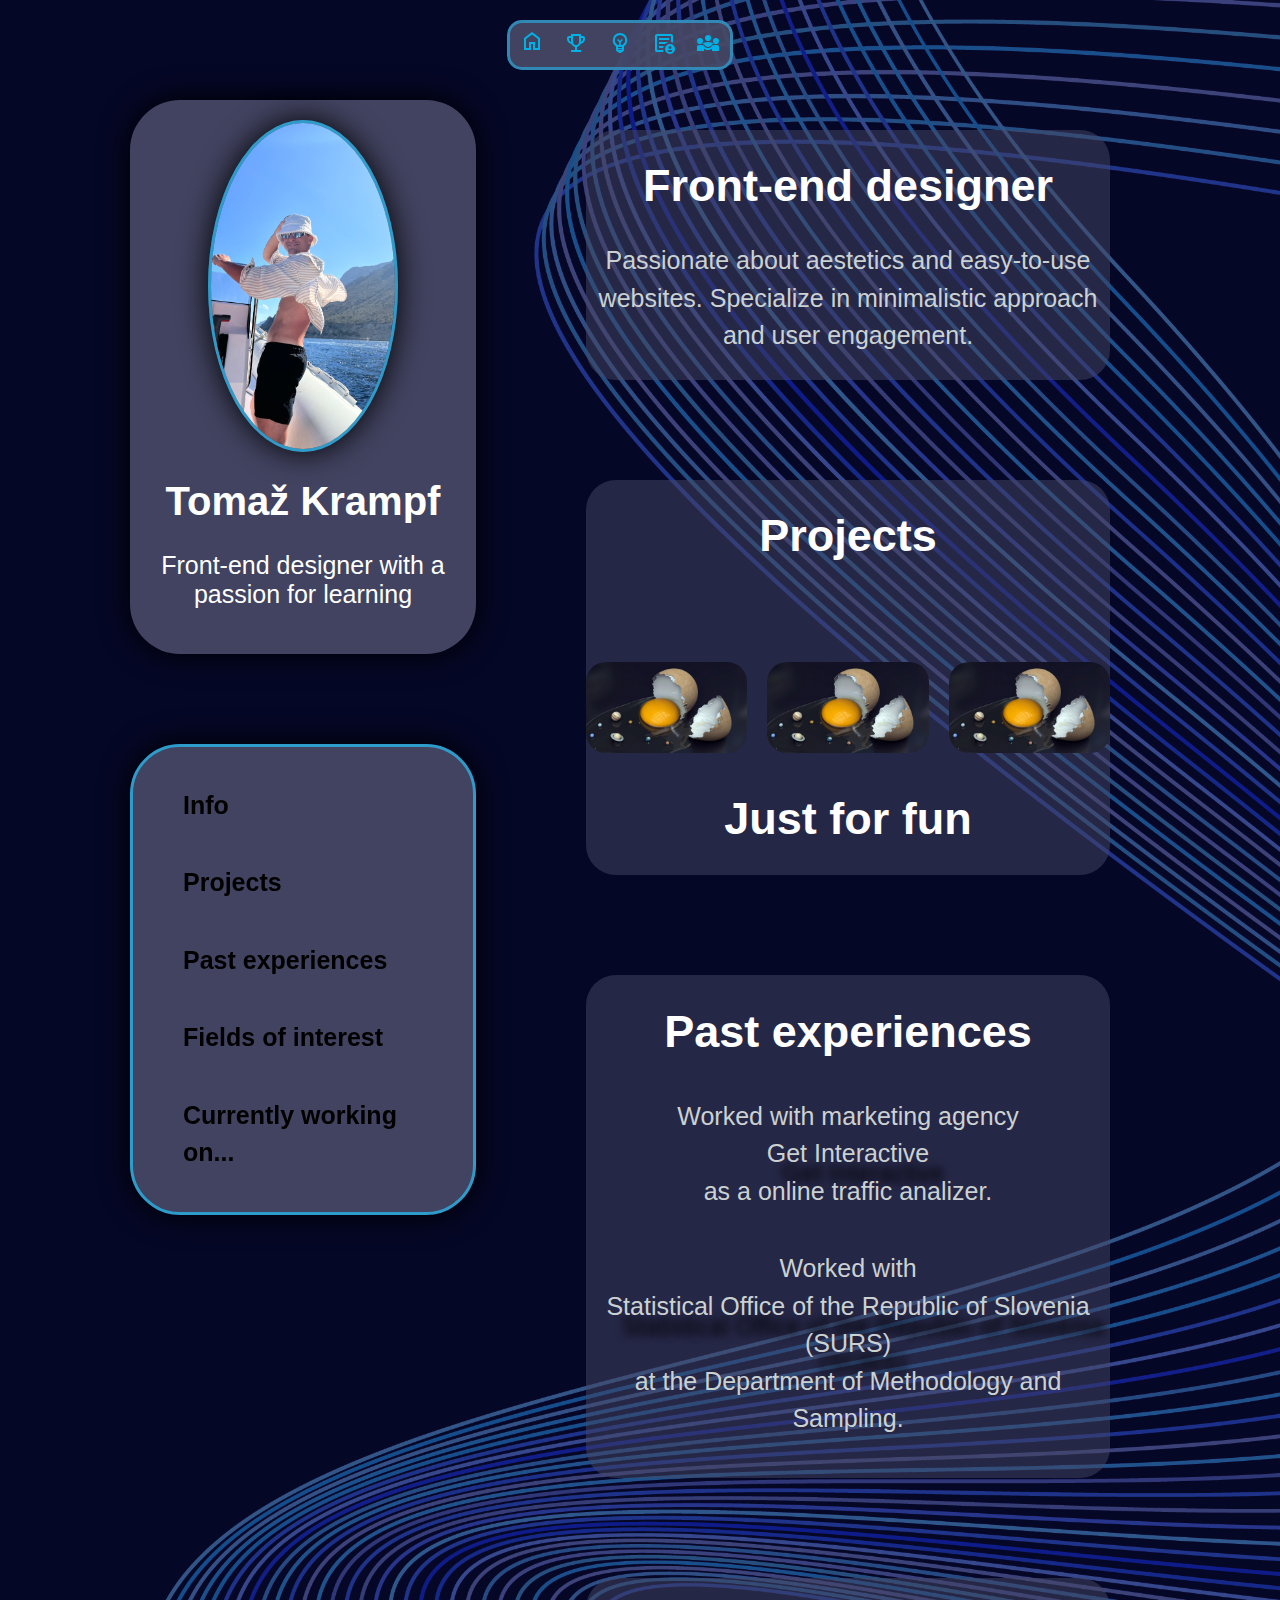
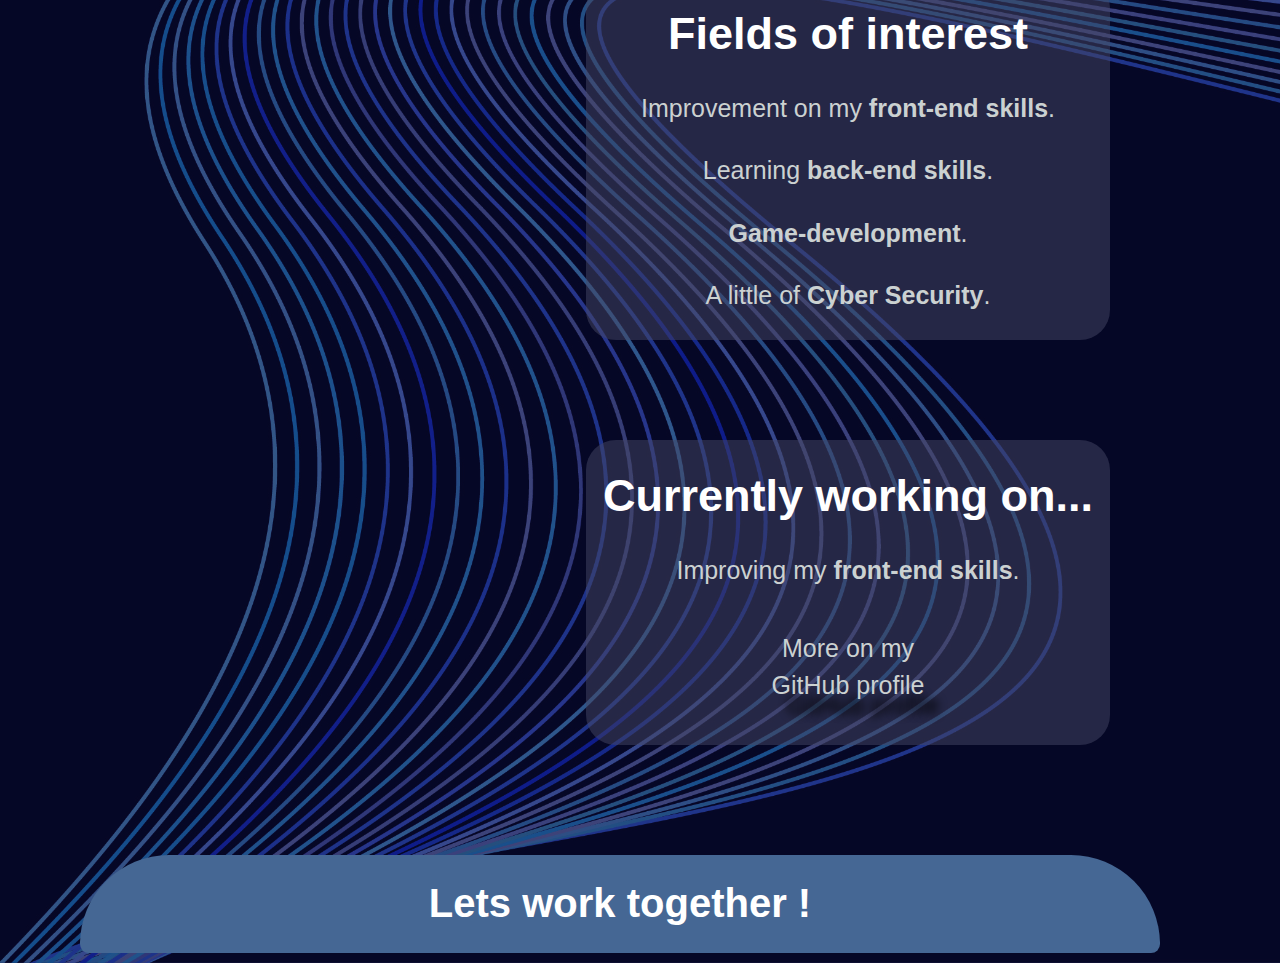
<file: index.html>
<!DOCTYPE html>
<html lang="en">
   <head>
    <meta charset="UTF-8">
    <meta name="viewport" content="width=device-width, initial-scale=1.0">
    <link rel="stylesheet" href="styles.css">

    <title>My webpage</title>
   </head>
   <body>
        <header>
            <div class="options">
                <div class="ikone">
                    <a href=""></a><img src="slike/home.svg" alt="home">
                    <span class="tooltiptext">Tooltip text</span>
                </div>
                <div class="ikone">
                    <img src="slike/projects1.svg" alt="future ideas" >
                </div>
                <div class="ikone">
                    <img src="slike/future.svg" alt="projects">
                </div>
                <div class="ikone">
                    <img src="slike/about_me2.svg" alt="projects">
                </div>
                <div class="ikone">
                    <img src="slike/work_together1.svg" alt="projects">
                </div>
            </div>
        </header>
    <div class="vsebina">
        <div class="levo">
            <div class="okolje-slike">
                <div class="moja-slika">
                    <img src="slike/FullSizeRender.jpg" alt="my picture">
                </div>
                <div class="opis">
                    <h1>Tomaž Krampf</h1>
                    <p>Front-end designer with a passion for learning</p>
                </div>
            </div>
            <div class="nav-bar">
                <ul>
                    <li><a href="#info">Info</a></li>
                    <li><a href="#projects">Projects</a></li>
                    <li><a href="#past-exp">Past experiences</a></li>
                    <li><a href="#future">Fields of interest</a></li>
                    <li><a href="#trenutno-stanje">Currently working on...</a></li>
                </ul>
            </div>
        </div>
        <div class="main">
            <div class="container" id="info">
                <div>
                    <h1>Front-end designer</h1>
                </div>
                <div>
                    <p>Passionate about aestetics and easy-to-use websites. Specialize in minimalistic approach and user engagement.</p>
                </div>
            </div>
            <div class="container" id="projects">
                <div>
                    <h1>Projects</h1>
                </div>
                <div>
                    <div class="slike-projektov">
                        <div>
                            <a href="file:///C:/Users/tomazkrampf/VisualStudio_Projects_New_Style_GIT/Pokemon-TCG/Vnos%20slik%20in%20postavitev/main.html" target="_blank"><img src="slike/eggshell-1542799311849-3354.jpg" alt=""></a>
                        </div>
                        <div>
                            <img src="slike/eggshell-1542799311849-3354.jpg" alt="">
                        </div>
                        <div>
                            <img src="slike/eggshell-1542799311849-3354.jpg" alt="">
                        </div>
                    </div>
                </div>
                <div>
                    <div>
                        <h1>Just for fun</h1>
                    </div>
                </div>
            </div>
            <div class="container" id="past-exp">
                <div>
                    <h1>Past experiences</h1>
                </div>
                <div class="exp">
                    <p>Worked with marketing agency <a href="https://www.get-interactive.eu/" target="_blank">Get Interactive</a> as a online traffic analizer.</p>
                </div>
                <div class="exp">
                    <p>Worked with <a href="https://www.stat.si/StatWeb/en" target="_blank">Statistical Office of the Republic of Slovenia (SURS)</a> at the Department of Methodology and Sampling.</p>
                </div>
            </div>
            <div class="container" id="future">
                <div>
                    <h1>Fields of interest</h1>
                </div>
                <div class="future">
                    <div>
                        <p>
                        Improvement on my <b>front-end skills</b>.
                        </p>
                    </div>
                    <div>
                        <p>
                        Learning <b>back-end skills</b>.
                        </p>
                    </div>
                    <div>
                        <p>
                         <b>Game-development</b>. 
                        </p>
                    </div>
                    <div>
                        <p>
                        A little of <b>Cyber Security</b>.
                        </p>
                    </div>
                </div>
            </div>
            <div class="container" id="trenutno-stanje">
                <div class="trenutno-stanje">
                    <div>
                        <h1>Currently working on...</h1>
                    </div>
                    <div>
                        <p>
                        Improving my <b>front-end skills</b>.
                        </p>
                    </div>
                    <div class="exp">
                        <p>More on my <a href="https://github.com/TomasK369" target="_blank">GitHub profile</a> </p> 
                    </div>
                </div>
            </div>
        </div>
    </div>
    <div>
        <footer>
            <div class="contact-info">
                <h1>Lets work together !</h1>
            </div>
        </footer>
    </div>
   </body>
    
</html>
</file>
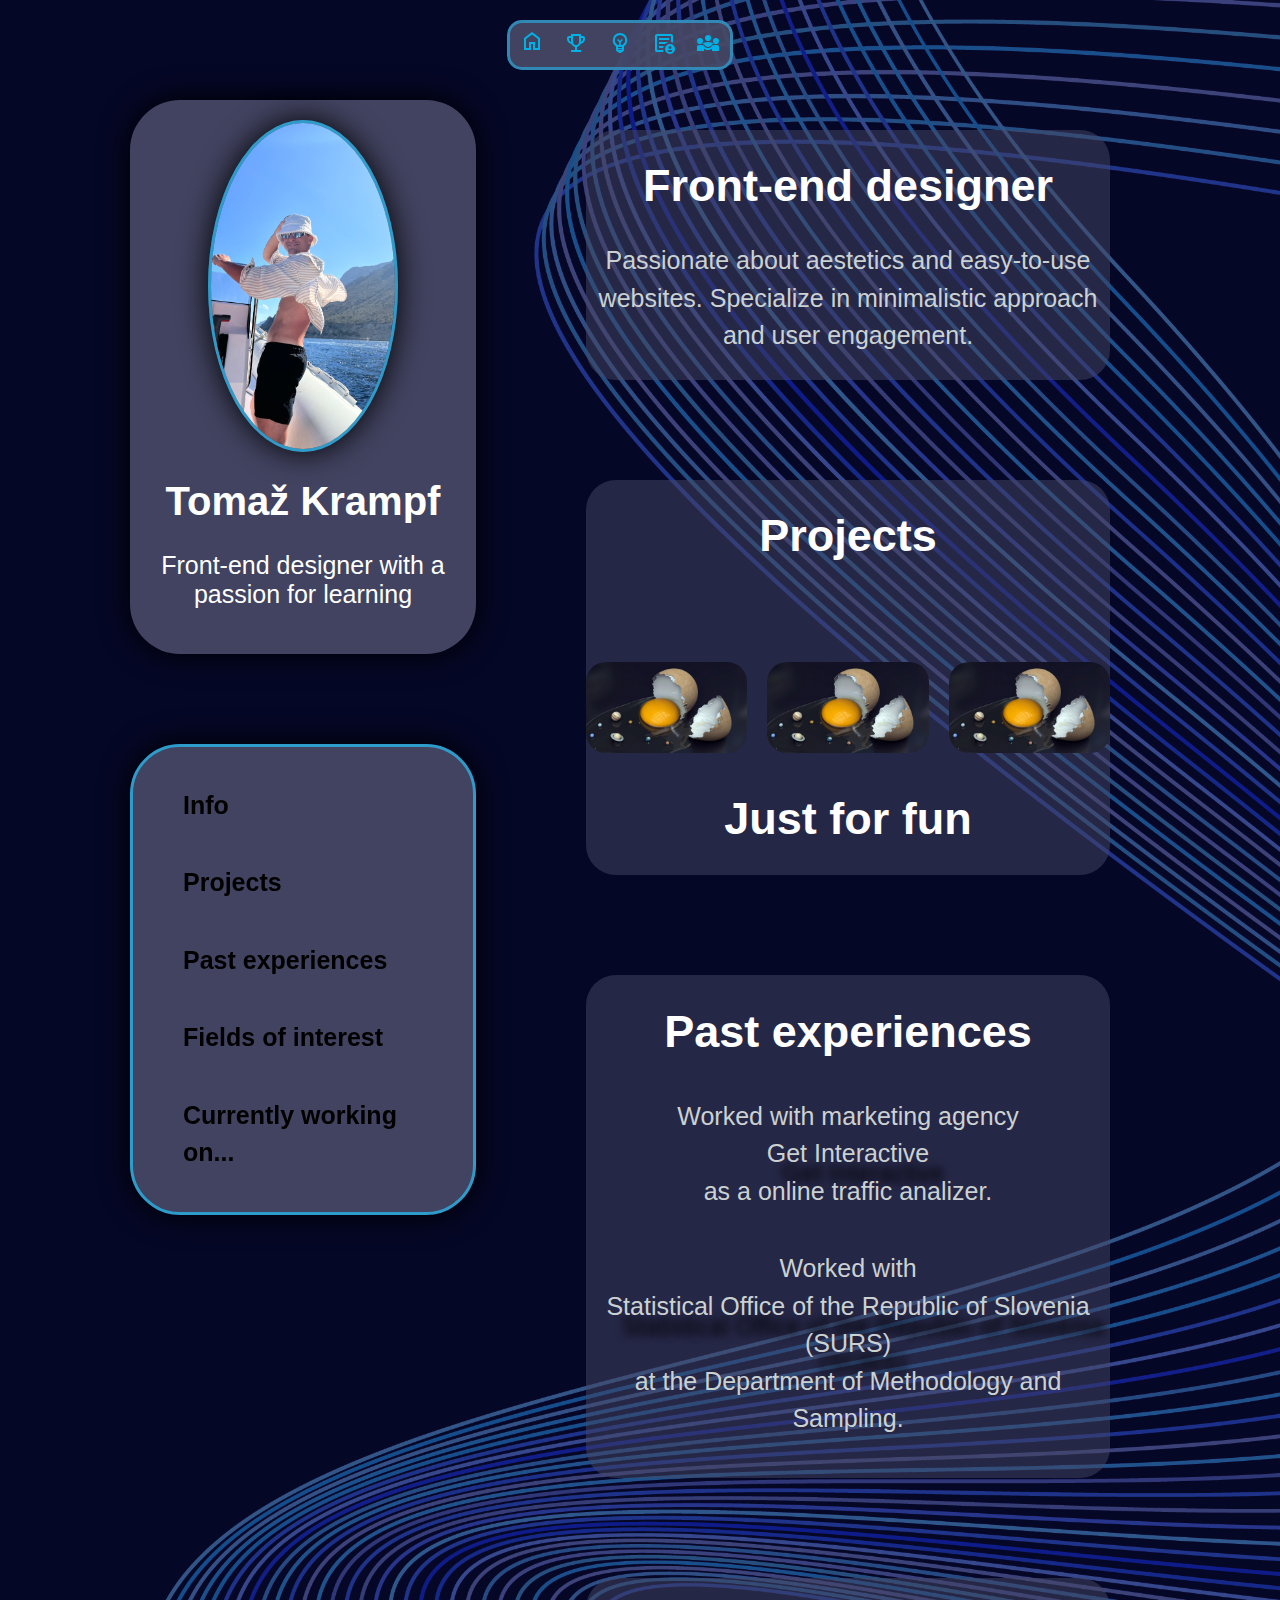
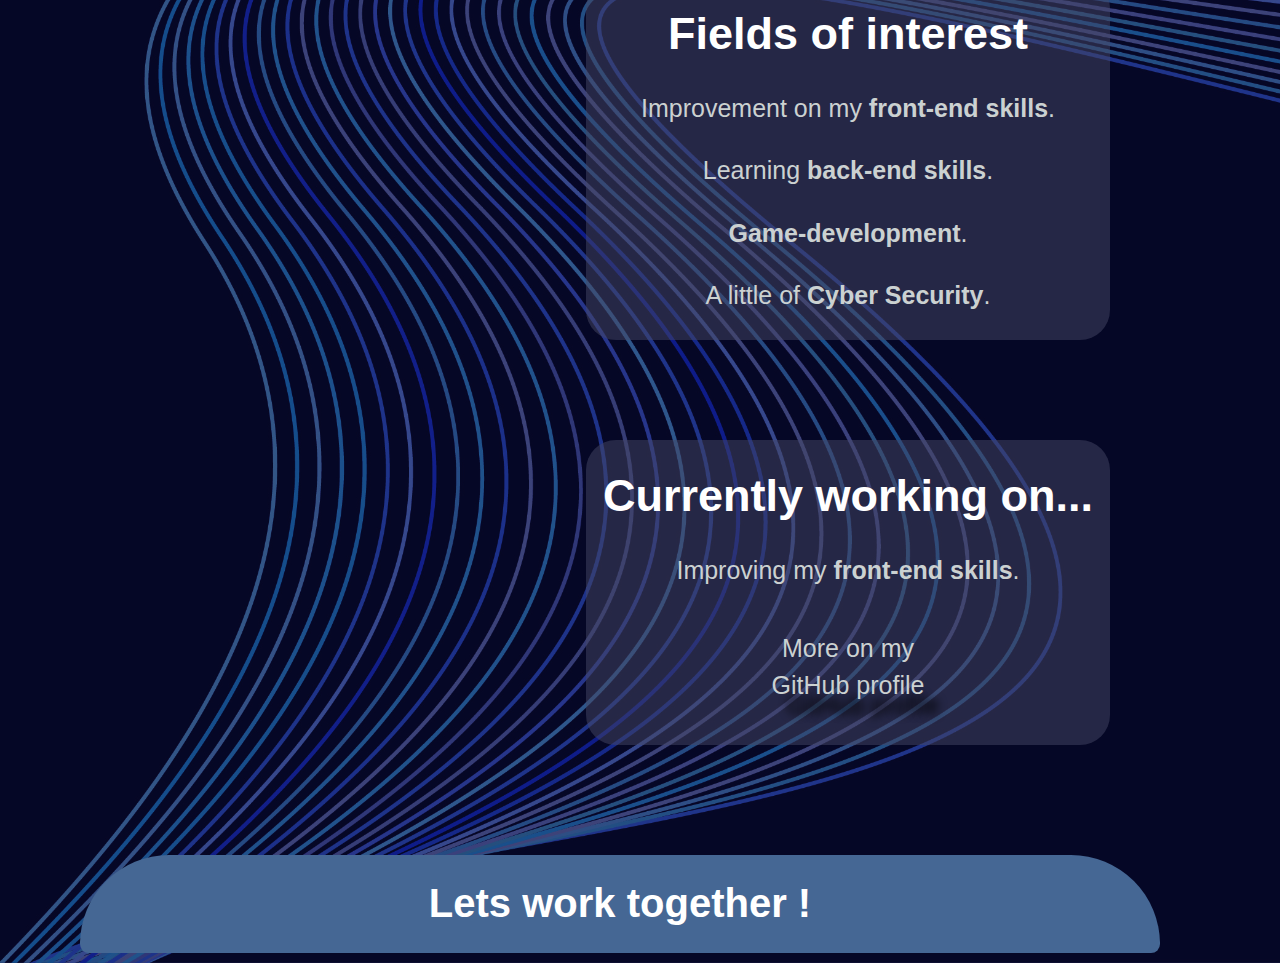
<file: main.html>
<!DOCTYPE html>
<html lang="en">
   <head>
    <meta charset="UTF-8">
    <meta name="viewport" content="width=device-width, initial-scale=1.0">
    <link rel="stylesheet" href="styles.css">

    <title>My webpage</title>
   </head>
   <body>
        <header>
            <div class="options">
                <div class="ikone">
                    <a href=""></a><img src="slike/home.svg" alt="home">
                    <span class="tooltiptext">Tooltip text</span>
                </div>
                <div class="ikone">
                    <img src="slike/projects1.svg" alt="future ideas" >
                </div>
                <div class="ikone">
                    <img src="slike/future.svg" alt="projects">
                </div>
                <div class="ikone">
                    <img src="slike/about_me2.svg" alt="projects">
                </div>
                <div class="ikone">
                    <img src="slike/work_together1.svg" alt="projects">
                </div>
            </div>
        </header>
    <div class="vsebina">
        <div class="levo">
            <div class="okolje-slike">
                <div class="moja-slika">
                    <img src="slike/FullSizeRender.jpg" alt="my picture">
                </div>
                <div class="opis">
                    <h1>Tomaž Krampf</h1>
                    <p>Front-end designer with a passion for learning</p>
                </div>
            </div>
            <div class="nav-bar">
                <ul>
                    <li><a href="#info">Info</a></li>
                    <li><a href="#projects">Projects</a></li>
                    <li><a href="#past-exp">Past experiences</a></li>
                    <li><a href="#future">Fields of interest</a></li>
                    <li><a href="#trenutno-stanje">Currently working on...</a></li>
                </ul>
            </div>
        </div>
        <div class="main">
            <div class="container" id="info">
                <div>
                    <h1>Front-end designer</h1>
                </div>
                <div>
                    <p>Passionate about aestetics and easy-to-use websites. Specialize in minimalistic approach and user engagement.</p>
                </div>
            </div>
            <div class="container" id="projects">
                <div>
                    <h1>Projects</h1>
                </div>
                <div>
                    <div class="slike-projektov">
                        <div>
                            <a href="file:///C:/Users/tomazkrampf/VisualStudio_Projects_New_Style_GIT/Pokemon-TCG/Vnos%20slik%20in%20postavitev/main.html" target="_blank"><img src="slike/eggshell-1542799311849-3354.jpg" alt=""></a>
                        </div>
                        <div>
                            <img src="slike/eggshell-1542799311849-3354.jpg" alt="">
                        </div>
                        <div>
                            <img src="slike/eggshell-1542799311849-3354.jpg" alt="">
                        </div>
                    </div>
                </div>
                <div>
                    <div>
                        <h1>Just for fun</h1>
                    </div>
                </div>
            </div>
            <div class="container" id="past-exp">
                <div>
                    <h1>Past experiences</h1>
                </div>
                <div class="exp">
                    <p>Worked with marketing agency <a href="https://www.get-interactive.eu/" target="_blank">Get Interactive</a> as a online traffic analizer.</p>
                </div>
                <div class="exp">
                    <p>Worked with <a href="https://www.stat.si/StatWeb/en" target="_blank">Statistical Office of the Republic of Slovenia (SURS)</a> at the Department of Methodology and Sampling.</p>
                </div>
            </div>
            <div class="container" id="future">
                <div>
                    <h1>Fields of interest</h1>
                </div>
                <div class="future">
                    <div>
                        <p>
                        Improvement on my <b>front-end skills</b>.
                        </p>
                    </div>
                    <div>
                        <p>
                        Learning <b>back-end skills</b>.
                        </p>
                    </div>
                    <div>
                        <p>
                         <b>Game-development</b>. 
                        </p>
                    </div>
                    <div>
                        <p>
                        A little of <b>Cyber Security</b>.
                        </p>
                    </div>
                </div>
            </div>
            <div class="container" id="trenutno-stanje">
                <div class="trenutno-stanje">
                    <div>
                        <h1>Currently working on...</h1>
                    </div>
                    <div>
                        <p>
                        Improving my <b>front-end skills</b>.
                        </p>
                    </div>
                    <div class="exp">
                        <p>More on my <a href="https://github.com/TomasK369" target="_blank">GitHub profile</a> </p> 
                    </div>
                </div>
            </div>
        </div>
    </div>
    <div>
        <footer>
            <div class="contact-info">
                <h1>Lets work together !</h1>
            </div>
        </footer>
    </div>
   </body>
    
</html>
</file>
<file: styles.css>
:root {
    --ff: "Poppins", "Poppins Placeholder", sans-serif;
    --odzadje: #25274d;
    --pisava1: #fff;
    --pisava2: #464866ec;
    --pisava3: #6b6e70;
    --pisava4: #2e9cca;
    --pisava5: #29648a;
}

html {
    scroll-behavior: smooth;
    /* padding: 100px 60px 0 20px; */
}

body {
    background-color: var(--odzadje);
    font-family: var(--ff);
    /* overflow-wrap:normal; */
    padding: 10px 60px 0 20px;
    margin: 10px 60px;
}

body {
    background-image: url("slike/175434746696.jpg");
    background-size: cover;
    background-position: center;
    z-index: -1;
    background-blend-mode: soft-light;
    /* background-blend-mode: darken; */
}

header {
    height: 50px;
    display: flex;
    justify-content: center;
    /* border: #ff0000 solid; */
}

.options {
    width: max-content;
    display: flex;
    flex-direction: row;
    justify-content: space-evenly;
    align-items: center;
    gap: 20px;
    border-radius: 15px;
    padding: 10px;
    border: #2e9bcacb solid;
    background-color: var(--pisava2);
}

.ikone {
    display: flex;
    justify-content: center;
    align-items: center;
    padding: 0 0;
    filter: invert(46%) sepia(48%) saturate(994%) hue-rotate(150deg) brightness(101%) contrast(106%);   
    /* border: #000000 solid; */


        position: relative;
        display: inline-block;

      
} 

.ikone .tooltiptext {
    visibility: hidden;
    width: 120px;
    background-color: black;
    color: #ffffff;
    text-align: center;
    border-radius: 6px;
    margin: 10px;
    padding: 5px 0;
  
    /* Position the tooltip */
    position: absolute;
    z-index: 1;
    top: 100%;
  left: 50%;
  margin-left: -60px;
  }

.tooltip:hover .tooltiptext {
    visibility: visible;
  }

h1 {
    color: var(--pisava1);
    font-size: 40px;
}

p {
    color: var(--pisava1);
    font-size: 25px;
}

.vsebina {
    display: flex;
    gap: 30px;
    margin: 10px ;
    /* border: #ff0000 solid; */
}

.levo {
    display: flex;
    flex-direction: column;
    align-items: center;
    justify-content: flex-start;
    /* border: #ff0000 solid; */
}

.okolje-slike {
    margin: 20px 40px 50px 40px;
    padding: 20px;
    background-color: var(--pisava2);
    border-radius: 50px;
    /* border: var(--pisava4) solid; */
    box-shadow: 0px 0px 30px #000000;
} 

.okolje-slike:hover {
    transition: 0.1s;
    transform: scale(1.02);
    border: var(--pisava4) solid;
    box-shadow: 0px 0px 9px var(--pisava4);
}

.moja-slika {
    display: flex;
    justify-content: center;
}

.moja-slika img {
    box-shadow: 0px 0px 30px #000000;
    width: 60%;
    height: 80%;
    border-radius: 50%;
    object-fit: cover;
    border: var(--pisava4) solid;
}

.opis {
    text-align: center;
}

.nav-bar {
    position: sticky;
    top: 10px;
    background-color: var(--pisava2);
    border-radius: 50px;
    border: var(--pisava4) solid;
    box-shadow: 0px 0px 30px #000000;
    margin: 40px;
}

.nav-bar:hover {
    transition: 0.2s;
    transform: scale(1.005);
    box-shadow: 0px 0px 9px var(--pisava4);
}

ul {
    list-style-type: none;
    margin: 20px;
    padding: 0;
    width: 300px;
    /* background-color: #ffc403; */
    background-color: transparent;
    border-radius: 30px;
    /* position: fixed; */
}

li a {
    display: block;
    color: black;
    padding: 20px 30px;
    text-decoration: none;
    font-size: 25px;
    font-weight: bold;
    border-radius: 30px;
}

li a:hover {
    background-color: #112431;
    color: #ffc403;
    /*tukaj lahko dodaš kasneje da se samo text poveča ko hoveraš*/
}



.main {
    display: flex;
    flex-direction: column;
    flex-wrap: nowrap;
    justify-content: space-around;
    text-align: center;
    /* margin: 100px; */
    gap: 100px;
    padding: 50px 40px;
    /* border: #ff0000 solid; */

}

.main h1 {
    font-size: 45px;
} 

.main p, a {
    color: rgb(203, 209, 209);
    font-size: 25px;
    /* font-weight:bold; */
    text-decoration: none;
    line-height: 1.5;
}

.container {
    border-radius: 30px;
    background-color: #46486680;
}

.container:hover {
    
    transition: 0.5s;
    transform: scale(1.05);
    box-shadow: 0 0 30px black;
    background-color: var(--pisava2);
}

.slike-projektov {
    gap: 20px;
    display: flex;
    flex-direction: row;
    justify-content: center;
    margin-top: 100px;
    flex-wrap: nowrap;

}

.slike-projektov img {
    width: 100%;
    transition: transform 0.5s;
    border-radius: 20px;
}

.slike-projektov img:hover {
    transform: scale(1.2);
    box-shadow: 0px 0px 30px #000000;
}

.exp {
    /* border: #ffc403 solid; */
    margin: 40px 0px;
}

.exp:hover {
    display: block;
    background-color: #456794;
    transition: 0.4s;
    border-radius: 20px;
}

.exp a {
    display: block;
    background-color:transparent;
    text-shadow: 15px 20px 9px black;
    border-radius: 20px;
}

.exp a:hover {
    display: block;
    color: #ffc403;
    /* font-weight: bold; */
    transform: scale(0.9);
    text-shadow: 7px 12px 7px black;
}

.future a {
    display: block;
    background-color: transparent;
    border-radius: 20px;
    color: var(--pisava1);
    text-shadow: 15px 20px 9px black;
}

.future a:hover {
    display: block;
    color: #ffc403;
    font-weight: bold;
    transform: scale(0.9);
    text-shadow: 7px 12px 7px black;
}

footer {
    display: flex;
    justify-content: center;
    align-items: center;
    margin-top: 60px;
    background-color: #456794;
    border-radius: 100px 100px 10px 10px;
}
</file>
